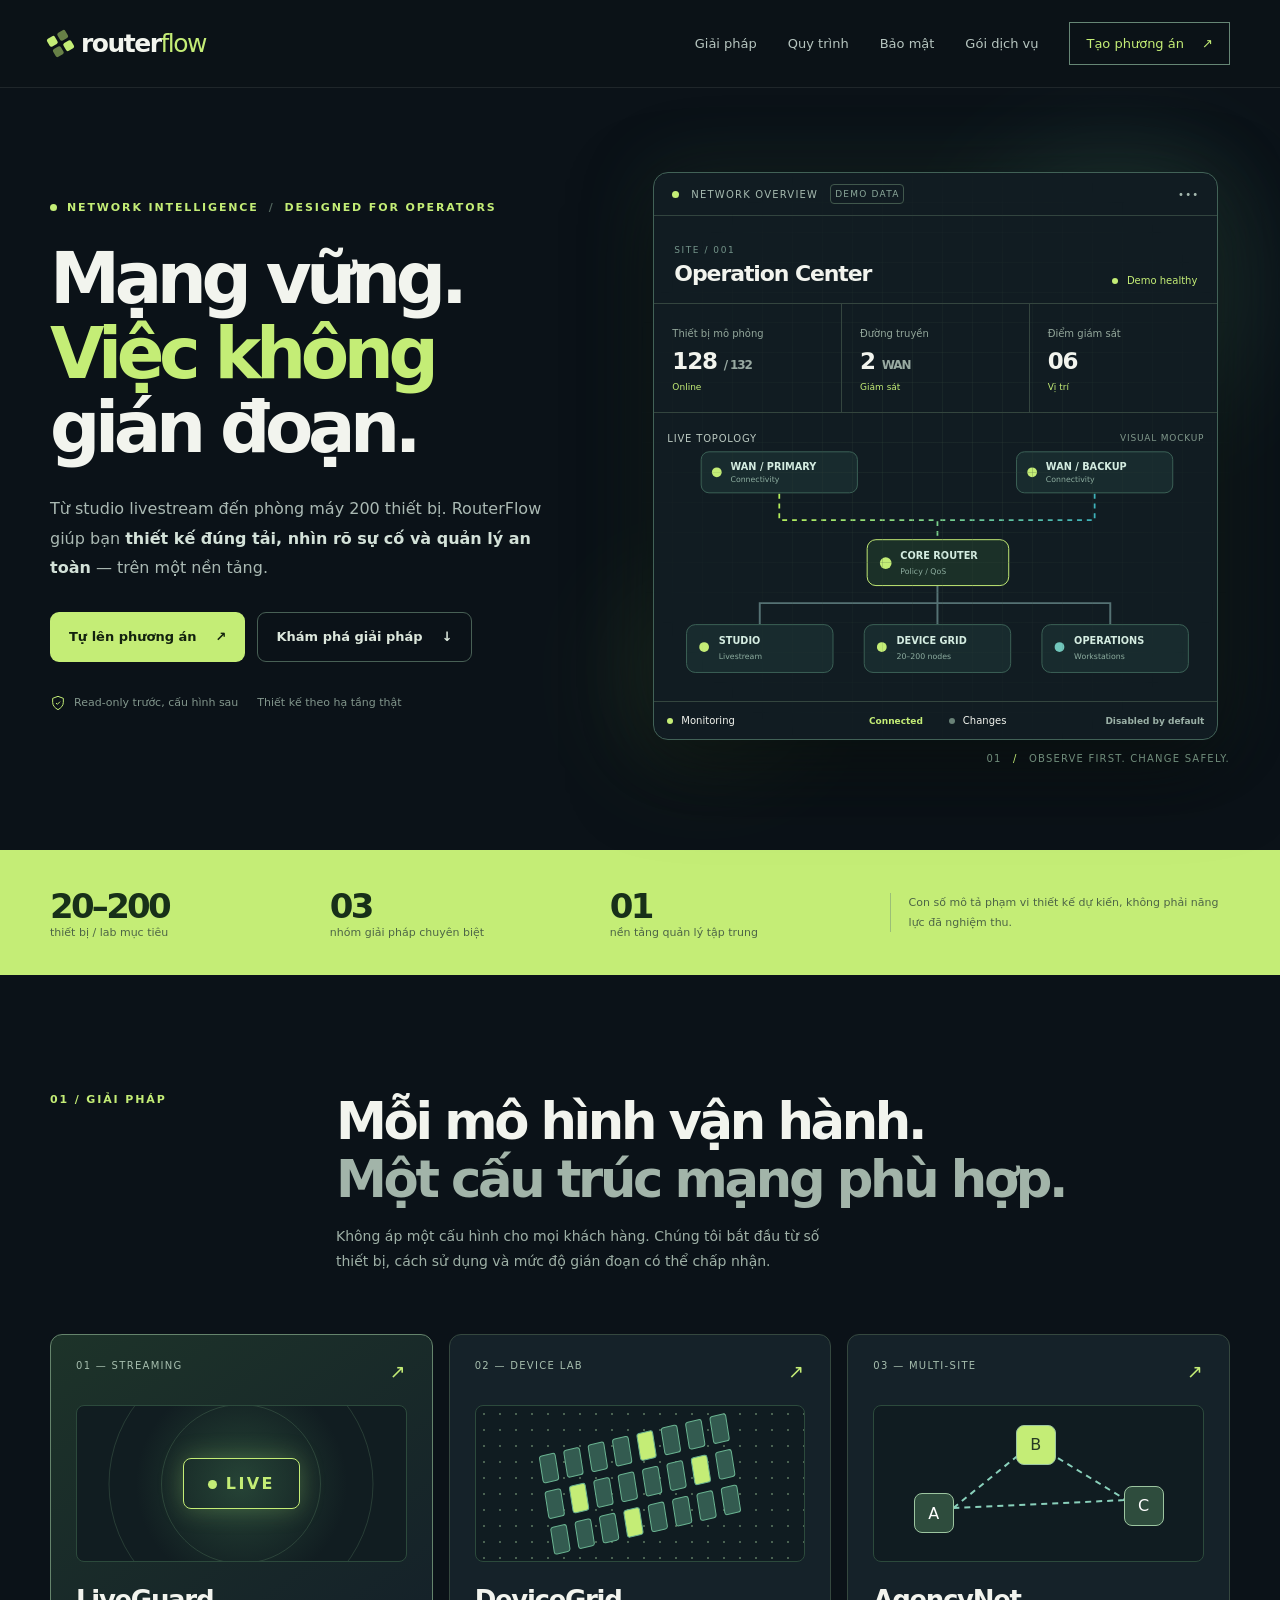
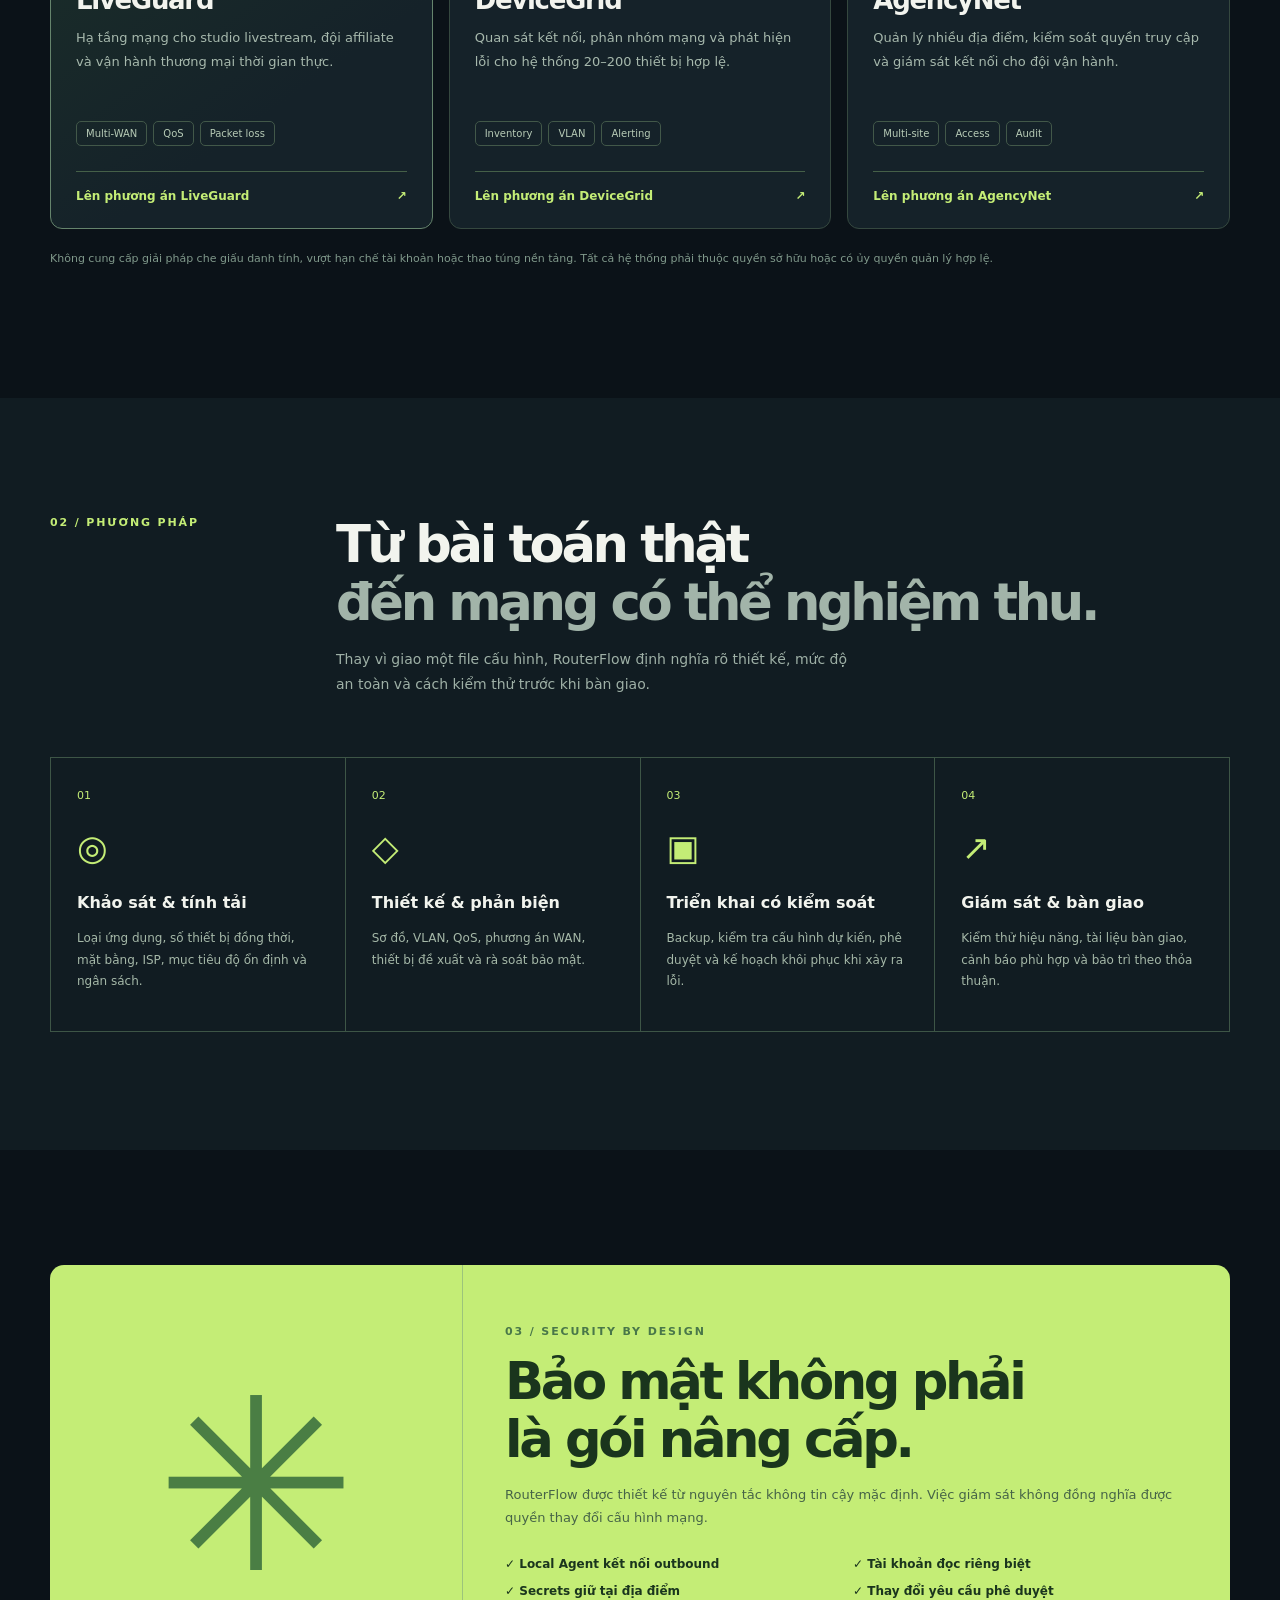
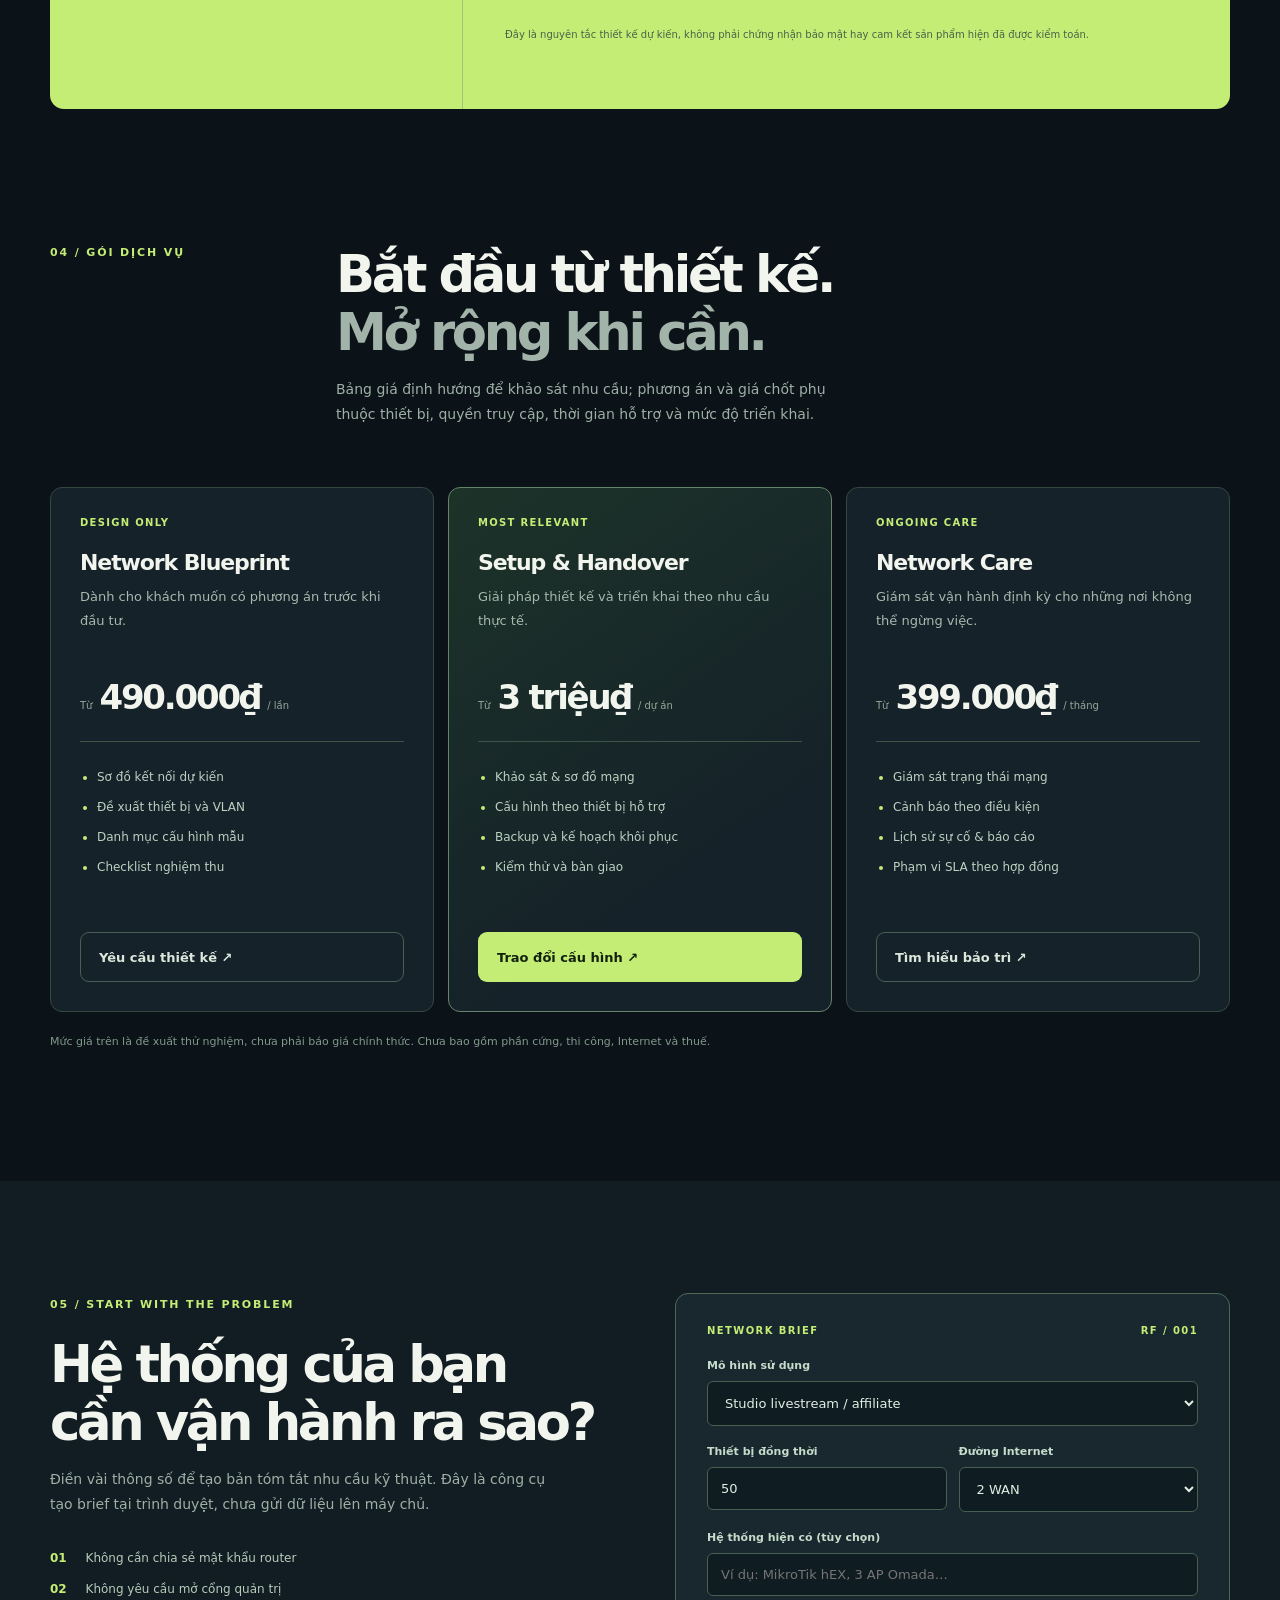
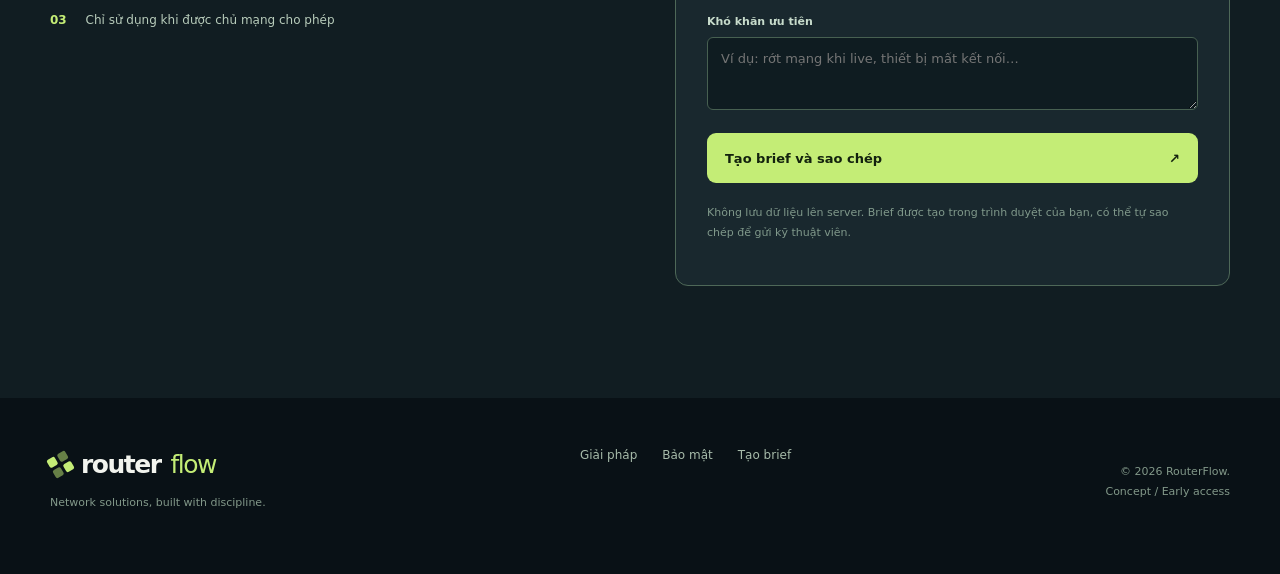
<file: index.html>
<!doctype html>
<html lang="vi">
<head>
  <meta charset="utf-8" />
  <meta name="viewport" content="width=device-width, initial-scale=1" />
  <meta name="theme-color" content="#0b1218" />
  <meta name="description" content="RouterFlow — Thiết kế, giám sát và vận hành mạng cho studio livestream, phòng 20–200 thiết bị và agency. An toàn mặc định, ưu tiên giám sát chỉ đọc." />
  <meta property="og:title" content="RouterFlow — Mạng vững cho công việc không ngừng" />
  <meta property="og:description" content="Giải pháp mạng cho livestream, device lab, doanh nghiệp. Thiết kế đúng tải, giám sát thông minh, bảo mật theo từng địa điểm." />
  <meta property="og:type" content="website" />
  <title>RouterFlow — Mạng vững cho công việc không ngừng</title>
  <link rel="stylesheet" href="./assets/styles.css" />
  <script defer src="./assets/app.js"></script>
</head>
<body>
  <a class="skip-link" href="#main">Chuyển tới nội dung</a>
  <header class="site-header" id="top">
    <div class="nav-container shell">
      <a class="brand" href="#top" aria-label="RouterFlow - Trang chủ"><span class="brand-symbol" aria-hidden="true"><i></i><i></i><i></i><i></i></span><span>router<span class="brand-light">flow</span></span></a>
      <button class="menu-toggle" id="menuToggle" type="button" aria-controls="primaryNav" aria-expanded="false" aria-label="Mở menu"><span></span><span></span></button>
      <nav id="primaryNav" class="primary-nav" aria-label="Điều hướng chính"><a href="#solutions">Giải pháp</a><a href="#process">Quy trình</a><a href="#security">Bảo mật</a><a href="#packages">Gói dịch vụ</a><a href="./blueprint.html" class="nav-cta">Tạo phương án <span aria-hidden="true">↗</span></a></nav>
    </div>
  </header>
  <main id="main">
    <section class="hero shell section-top">
      <div class="hero-copy">
        <div class="eyebrow"><span class="pulse-point"></span> NETWORK INTELLIGENCE <span class="eyebrow-sep">/</span> DESIGNED FOR OPERATORS</div>
        <h1>Mạng vững.<br><span>Việc không</span><br>gián đoạn<span class="period">.</span></h1>
        <p class="hero-lead">Từ studio livestream đến phòng máy 200 thiết bị. RouterFlow giúp bạn <strong>thiết kế đúng tải, nhìn rõ sự cố và quản lý an toàn</strong> — trên một nền tảng.</p>
        <div class="hero-actions"><a href="./blueprint.html" class="btn btn-primary">Tự lên phương án <span>↗</span></a><a href="#solutions" class="btn btn-ghost">Khám phá giải pháp <span>↓</span></a></div>
        <div class="hero-bottom"><span><svg viewBox="0 0 24 24" aria-hidden="true"><path d="m9 12 2 2 4-4"/><path d="M12 2 4 5v6c0 5 3.4 8.4 8 11 4.6-2.6 8-6 8-11V5z"/></svg> Read-only trước, cấu hình sau</span><span>Thiết kế theo hạ tầng thật</span></div>
      </div>
      <div class="hero-visual" aria-label="Minh họa bảng điều khiển mạng demo">
        <div class="visual-grid"></div>
        <div class="dash-card">
          <div class="dash-header"><span class="dash-led"></span><span>NETWORK OVERVIEW</span><span class="dash-tag">DEMO DATA</span><span class="dash-menu">•••</span></div>
          <div class="dash-title"><div><span class="subtle-mono">SITE / 001</span><h2>Operation Center</h2></div><span class="healthy"><span></span> Demo healthy</span></div>
          <div class="dash-stats"><div><small>Thiết bị mô phỏng</small><strong>128 <em>/ 132</em></strong><span>Online</span></div><div><small>Đường truyền</small><strong>2 <em>WAN</em></strong><span>Giám sát</span></div><div><small>Điểm giám sát</small><strong>06</strong><span>Vị trí</span></div></div>
          <div class="topology">
            <div class="topo-label">LIVE TOPOLOGY <span>VISUAL MOCKUP</span></div>
            <svg class="topology-svg" viewBox="0 0 550 250" role="img" aria-label="Sơ đồ mô phỏng hai Internet tới router, switch và ba nhóm thiết bị">
              <defs><linearGradient id="topoLine" x1="0" x2="1"><stop stop-color="#b5ef5c"/><stop offset="1" stop-color="#3db2ba"/></linearGradient></defs>
              <path d="M115 51 V78 H277 V98 M438 51 V78 H277" stroke="url(#topoLine)" stroke-width="1.8" fill="none" stroke-dasharray="5 5"/><path d="M277 145V163 H95V185 M277 163V185 M277 163H454V185" stroke="#557274" stroke-width="2" fill="none"/>
              <g class="topo-node"><rect x="35" y="8" width="160" height="42" rx="8"/><circle cx="51" cy="29" r="5" class="node-green"/><text x="65" y="27">WAN / PRIMARY</text><text x="65" y="39" class="topo-sm">Connectivity</text></g>
              <g class="topo-node"><rect x="358" y="8" width="160" height="42" rx="8"/><circle cx="374" cy="29" r="5" class="node-green"/><text x="388" y="27">WAN / BACKUP</text><text x="388" y="39" class="topo-sm">Connectivity</text></g>
              <g class="topo-node node-main"><rect x="205" y="98" width="145" height="47" rx="9"/><circle cx="224" cy="122" r="6" class="node-green"/><text x="239" y="118">CORE ROUTER</text><text x="239" y="133" class="topo-sm">Policy / QoS</text></g>
              <g class="topo-node"><rect x="20" y="185" width="150" height="49" rx="9"/><circle cx="38" cy="208" r="5" class="node-green"/><text x="53" y="205">STUDIO</text><text x="53" y="220" class="topo-sm">Livestream</text></g>
              <g class="topo-node"><rect x="202" y="185" width="150" height="49" rx="9"/><circle cx="220" cy="208" r="5" class="node-green"/><text x="235" y="205">DEVICE GRID</text><text x="235" y="220" class="topo-sm">20–200 nodes</text></g>
              <g class="topo-node"><rect x="384" y="185" width="150" height="49" rx="9"/><circle cx="402" cy="208" r="5" class="node-teal"/><text x="417" y="205">OPERATIONS</text><text x="417" y="220" class="topo-sm">Workstations</text></g>
            </svg>
          </div>
          <div class="dash-events"><div><i class="event-dot"></i><span>Monitoring</span><strong>Connected</strong></div><div><i class="event-dot muted"></i><span>Changes</span><strong class="muted-text">Disabled by default</strong></div></div>
        </div>
        <div class="visual-orb orb-one"></div><div class="visual-orb orb-two"></div>
        <div class="visual-foot">01 <span>/</span> OBSERVE FIRST. CHANGE SAFELY.</div>
      </div>
    </section>
    <section class="metrics-band"><div class="shell metrics-inner"><p><b>20–200</b><span>thiết bị / lab mục tiêu</span></p><p><b>03</b><span>nhóm giải pháp chuyên biệt</span></p><p><b>01</b><span>nền tảng quản lý tập trung</span></p><p class="metrics-note">Con số mô tả phạm vi thiết kế dự kiến, không phải năng lực đã nghiệm thu.</p></div></section>
    <section id="solutions" class="solutions section shell">
      <div class="section-intro"><span class="section-no">01 / GIẢI PHÁP</span><div><h2>Mỗi mô hình vận hành.<br><span>Một cấu trúc mạng phù hợp.</span></h2><p>Không áp một cấu hình cho mọi khách hàng. Chúng tôi bắt đầu từ số thiết bị, cách sử dụng và mức độ gián đoạn có thể chấp nhận.</p></div></div>
      <div class="solutions-grid">
        <article class="solution-card featured"><div class="card-head"><span>01 — STREAMING</span><span class="small-arrow">↗</span></div><div class="solution-art art-live"><span class="signal s1"></span><span class="signal s2"></span><span class="signal s3"></span><span class="art-center"><span class="live-pulse"></span>LIVE</span></div><h3>LiveGuard</h3><p>Hạ tầng mạng cho studio livestream, đội affiliate và vận hành thương mại thời gian thực.</p><div class="tags"><span>Multi-WAN</span><span>QoS</span><span>Packet loss</span></div><a href="#brief" data-preset="LiveGuard" class="card-link">Lên phương án LiveGuard <span>↗</span></a></article>
        <article class="solution-card"><div class="card-head"><span>02 — DEVICE LAB</span><span class="small-arrow">↗</span></div><div class="solution-art art-grid" aria-hidden="true"><div class="device-matrix"><i></i><i></i><i></i><i></i><i></i><i></i><i></i><i></i><i></i><i></i><i></i><i></i><i></i><i></i><i></i><i></i><i></i><i></i><i></i><i></i><i></i><i></i><i></i><i></i></div></div><h3>DeviceGrid</h3><p>Quan sát kết nối, phân nhóm mạng và phát hiện lỗi cho hệ thống 20–200 thiết bị hợp lệ.</p><div class="tags"><span>Inventory</span><span>VLAN</span><span>Alerting</span></div><a href="#brief" data-preset="DeviceGrid" class="card-link">Lên phương án DeviceGrid <span>↗</span></a></article>
        <article class="solution-card"><div class="card-head"><span>03 — MULTI-SITE</span><span class="small-arrow">↗</span></div><div class="solution-art art-agency" aria-hidden="true"><span class="office office-a">A</span><span class="office office-b">B</span><span class="office office-c">C</span><svg viewBox="0 0 300 120"><path d="M65 90 L145 25 L238 82 M65 90L238 82" stroke="#89d0bb" stroke-width="2" stroke-dasharray="6 5" fill="none"/></svg></div><h3>AgencyNet</h3><p>Quản lý nhiều địa điểm, kiểm soát quyền truy cập và giám sát kết nối cho đội vận hành.</p><div class="tags"><span>Multi-site</span><span>Access</span><span>Audit</span></div><a href="#brief" data-preset="AgencyNet" class="card-link">Lên phương án AgencyNet <span>↗</span></a></article>
      </div>
      <p class="section-disclaimer">Không cung cấp giải pháp che giấu danh tính, vượt hạn chế tài khoản hoặc thao túng nền tảng. Tất cả hệ thống phải thuộc quyền sở hữu hoặc có ủy quyền quản lý hợp lệ.</p>
    </section>
    <section id="process" class="process-section"><div class="shell"><div class="section-intro"><span class="section-no">02 / PHƯƠNG PHÁP</span><div><h2>Từ bài toán thật<br><span>đến mạng có thể nghiệm thu.</span></h2><p>Thay vì giao một file cấu hình, RouterFlow định nghĩa rõ thiết kế, mức độ an toàn và cách kiểm thử trước khi bàn giao.</p></div></div><div class="process-grid"><article><span class="step-index">01</span><div class="step-icon">◎</div><h3>Khảo sát & tính tải</h3><p>Loại ứng dụng, số thiết bị đồng thời, mặt bằng, ISP, mục tiêu độ ổn định và ngân sách.</p></article><article><span class="step-index">02</span><div class="step-icon">◇</div><h3>Thiết kế & phản biện</h3><p>Sơ đồ, VLAN, QoS, phương án WAN, thiết bị đề xuất và rà soát bảo mật.</p></article><article><span class="step-index">03</span><div class="step-icon">▣</div><h3>Triển khai có kiểm soát</h3><p>Backup, kiểm tra cấu hình dự kiến, phê duyệt và kế hoạch khôi phục khi xảy ra lỗi.</p></article><article><span class="step-index">04</span><div class="step-icon">↗</div><h3>Giám sát & bàn giao</h3><p>Kiểm thử hiệu năng, tài liệu bàn giao, cảnh báo phù hợp và bảo trì theo thỏa thuận.</p></article></div></div></section>
    <section id="security" class="security-section shell"><div class="security-panel"><div class="security-icon" aria-hidden="true">✳</div><div class="security-copy"><span class="section-no">03 / SECURITY BY DESIGN</span><h2>Bảo mật không phải<br>là gói nâng cấp.</h2><p>RouterFlow được thiết kế từ nguyên tắc không tin cậy mặc định. Việc giám sát không đồng nghĩa được quyền thay đổi cấu hình mạng.</p><div class="security-list"><span>✓ Local Agent kết nối outbound</span><span>✓ Tài khoản đọc riêng biệt</span><span>✓ Secrets giữ tại địa điểm</span><span>✓ Thay đổi yêu cầu phê duyệt</span></div><p class="security-footnote">Đây là nguyên tắc thiết kế dự kiến, không phải chứng nhận bảo mật hay cam kết sản phẩm hiện đã được kiểm toán.</p></div></div></section>
    <section id="packages" class="packages shell section"><div class="section-intro"><span class="section-no">04 / GÓI DỊCH VỤ</span><div><h2>Bắt đầu từ thiết kế.<br><span>Mở rộng khi cần.</span></h2><p>Bảng giá định hướng để khảo sát nhu cầu; phương án và giá chốt phụ thuộc thiết bị, quyền truy cập, thời gian hỗ trợ và mức độ triển khai.</p></div></div><div class="price-grid"><article class="price-card"><div class="price-top">DESIGN ONLY</div><h3>Network Blueprint</h3><p>Dành cho khách muốn có phương án trước khi đầu tư.</p><div class="price"><span>Từ</span><strong>490.000₫</strong><small>/ lần</small></div><ul><li>Sơ đồ kết nối dự kiến</li><li>Đề xuất thiết bị và VLAN</li><li>Danh mục cấu hình mẫu</li><li>Checklist nghiệm thu</li></ul><a href="#brief" class="btn btn-outline" data-preset="Network Blueprint">Yêu cầu thiết kế ↗</a></article><article class="price-card price-highlight"><div class="price-top">MOST RELEVANT</div><h3>Setup & Handover</h3><p>Giải pháp thiết kế và triển khai theo nhu cầu thực tế.</p><div class="price"><span>Từ</span><strong>3 triệu₫</strong><small>/ dự án</small></div><ul><li>Khảo sát & sơ đồ mạng</li><li>Cấu hình theo thiết bị hỗ trợ</li><li>Backup và kế hoạch khôi phục</li><li>Kiểm thử và bàn giao</li></ul><a href="#brief" class="btn btn-primary" data-preset="Setup & Handover">Trao đổi cấu hình ↗</a></article><article class="price-card"><div class="price-top">ONGOING CARE</div><h3>Network Care</h3><p>Giám sát vận hành định kỳ cho những nơi không thể ngừng việc.</p><div class="price"><span>Từ</span><strong>399.000₫</strong><small>/ tháng</small></div><ul><li>Giám sát trạng thái mạng</li><li>Cảnh báo theo điều kiện</li><li>Lịch sử sự cố & báo cáo</li><li>Phạm vi SLA theo hợp đồng</li></ul><a href="#brief" class="btn btn-outline" data-preset="Network Care">Tìm hiểu bảo trì ↗</a></article></div><p class="section-disclaimer">Mức giá trên là đề xuất thử nghiệm, chưa phải báo giá chính thức. Chưa bao gồm phần cứng, thi công, Internet và thuế.</p></section>
    <section id="brief" class="brief-section"><div class="shell brief-layout"><div><span class="section-no">05 / START WITH THE PROBLEM</span><h2>Hệ thống của bạn<br>cần vận hành ra sao?</h2><p>Điền vài thông số để tạo bản tóm tắt nhu cầu kỹ thuật. Đây là công cụ tạo brief tại trình duyệt, chưa gửi dữ liệu lên máy chủ.</p><div class="brief-points"><span><b>01</b> Không cần chia sẻ mật khẩu router</span><span><b>02</b> Không yêu cầu mở cổng quản trị</span><span><b>03</b> Chỉ sử dụng khi được chủ mạng cho phép</span></div></div><form id="briefForm" class="brief-form"><div class="form-head"><span>NETWORK BRIEF</span><span>RF / 001</span></div><label for="purpose">Mô hình sử dụng</label><select id="purpose" name="purpose"><option value="LiveGuard">Studio livestream / affiliate</option><option value="DeviceGrid">Phòng nhiều thiết bị</option><option value="AgencyNet">Agency / nhiều địa điểm</option><option value="Cafe Network">Quán cà phê / Wi-Fi khách</option><option value="Business Network">Văn phòng / doanh nghiệp</option><option value="Khác">Khác</option></select><div class="form-row"><div><label for="devices">Thiết bị đồng thời</label><input id="devices" name="devices" inputmode="numeric" type="number" min="1" max="10000" value="50" required /></div><div><label for="wans">Đường Internet</label><select id="wans" name="wans"><option value="1">1 WAN</option><option value="2" selected>2 WAN</option><option value="3+">3+ WAN</option><option value="Chưa rõ">Chưa rõ</option></select></div></div><label for="equipment">Hệ thống hiện có (tùy chọn)</label><input id="equipment" name="equipment" maxlength="180" placeholder="Ví dụ: MikroTik hEX, 3 AP Omada…"/><label for="issues">Khó khăn ưu tiên</label><textarea id="issues" name="issues" maxlength="800" rows="3" placeholder="Ví dụ: rớt mạng khi live, thiết bị mất kết nối…" required></textarea><button class="btn btn-primary form-submit" type="submit">Tạo brief và sao chép <span>↗</span></button><div id="briefResult" class="brief-result" aria-live="polite" hidden></div><p class="privacy-note">Không lưu dữ liệu lên server. Brief được tạo trong trình duyệt của bạn, có thể tự sao chép để gửi kỹ thuật viên.</p></form></div></section>
  </main>
  <footer class="site-footer"><div class="shell footer-content"><div><a href="#top" class="brand"><span class="brand-symbol" aria-hidden="true"><i></i><i></i><i></i><i></i></span>router<span class="brand-light">flow</span></a><p>Network solutions, built with discipline.</p></div><div class="footer-links"><a href="#solutions">Giải pháp</a><a href="#security">Bảo mật</a><a href="#brief">Tạo brief</a></div><div class="footer-end">© <span id="year">2026</span> RouterFlow.<br>Concept / Early access</div></div></footer>
</body>
</html>
</file>
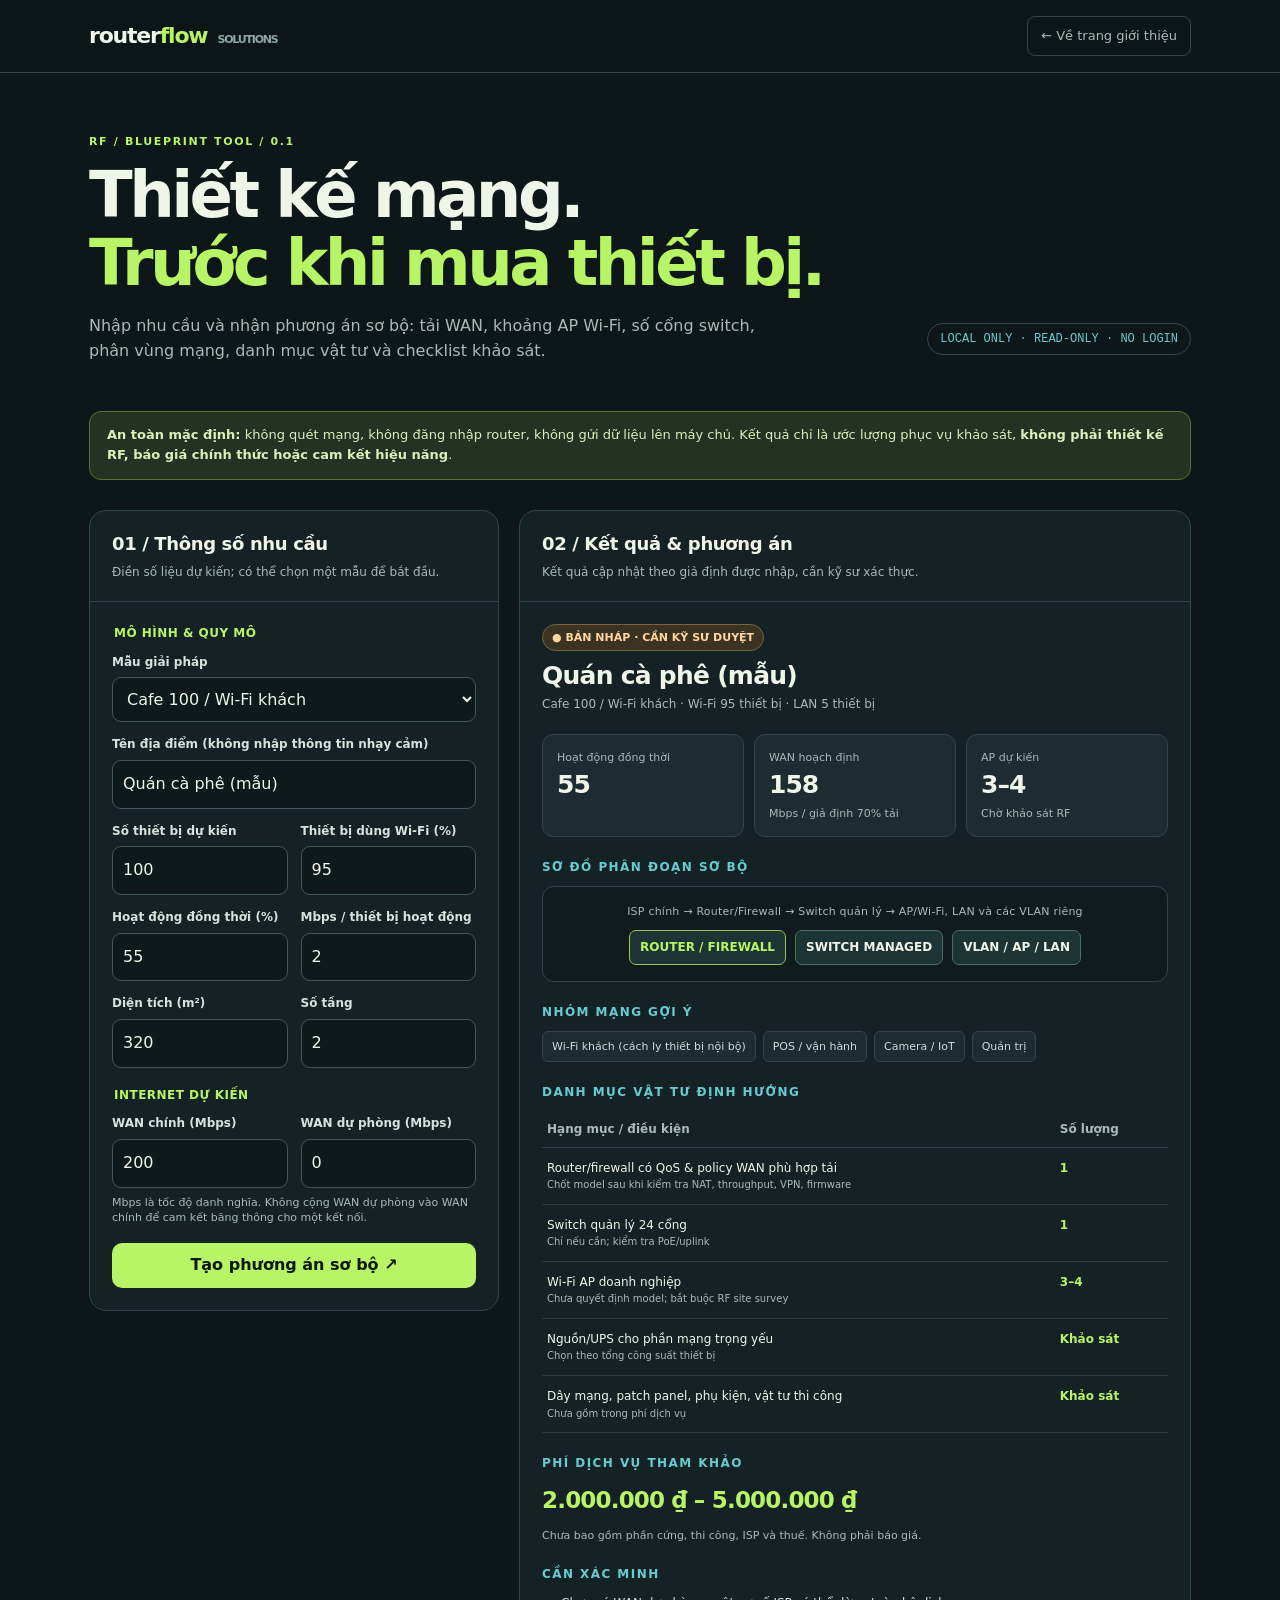
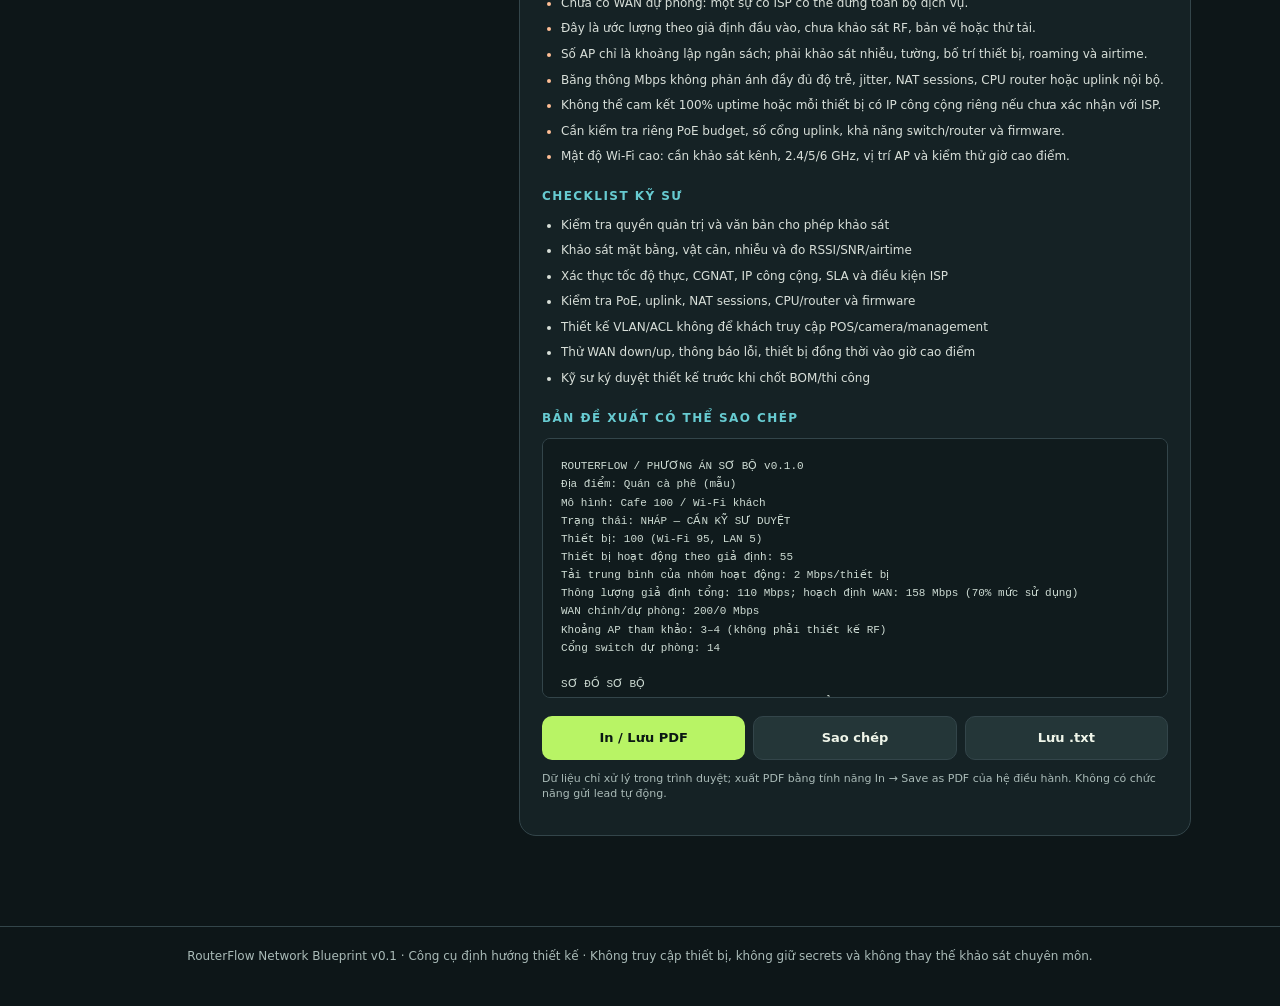
<file: blueprint.html>
<!doctype html>
<html lang="vi">
<head>
<meta charset="utf-8">
<meta name="viewport" content="width=device-width,initial-scale=1">
<meta name="theme-color" content="#0d1618">
<meta name="description" content="RouterFlow Network Blueprint: mô phỏng phương án WAN, LAN, Wi-Fi và danh mục vật tư theo dữ liệu bạn cung cấp. Công cụ chỉ tính toán cục bộ, không truy cập router.">
<title>Network Blueprint — RouterFlow</title>
<style>
:root{color-scheme:dark;--bg:#0d1618;--paper:#152225;--card:#1c2c30;--line:#33454a;--fg:#eff5e9;--muted:#a9bab7;--accent:#b8f465;--cyan:#67cbd1;--danger:#ffbf96;font-family:Inter,system-ui,-apple-system,"Segoe UI",sans-serif}
*{box-sizing:border-box}html{scroll-behavior:smooth}body{margin:0;background:var(--bg);color:var(--fg);line-height:1.55}
a{color:inherit}a:hover{color:var(--accent)}.wrap{max-width:1150px;margin:auto;padding:0 24px}
header{position:sticky;top:0;background:#0d1618ed;backdrop-filter:blur(14px);border-bottom:1px solid var(--line);z-index:10}
.nav{height:72px;display:flex;align-items:center;justify-content:space-between;gap:16px}.brand{text-decoration:none;font-size:22px;font-weight:850;letter-spacing:-1.2px}.brand b{color:var(--accent)}.nav a.back{font-size:13px;color:var(--muted);text-decoration:none;border:1px solid var(--line);padding:9px 13px;border-radius:8px}
.hero{padding:60px 0 26px;display:flex;justify-content:space-between;align-items:end;gap:24px}.eyebrow{color:var(--accent);letter-spacing:.15em;font-size:11px;font-weight:800;text-transform:uppercase}.hero h1{font-size:clamp(38px,5vw,64px);line-height:1.06;letter-spacing:-.055em;margin:12px 0 16px;max-width:750px}.hero h1 span{color:var(--accent)}.hero p{color:var(--muted);max-width:680px;font-size:16px;margin:0}.hero-tag{font:12px ui-monospace,monospace;color:var(--cyan);border:1px solid var(--line);border-radius:99px;padding:8px 12px;white-space:nowrap;margin-bottom:8px}
.notice{margin:22px 0 30px;border:1px solid #56713b;padding:13px 17px;border-radius:12px;color:#d9f0bb;background:#243123;font-size:13px}
.layout{display:grid;grid-template-columns:410px minmax(0,1fr);gap:20px;align-items:start;padding-bottom:90px}
.panel{background:var(--paper);border:1px solid var(--line);border-radius:17px;overflow:hidden}.panel-head{padding:19px 22px;border-bottom:1px solid var(--line)}.panel-head h2{margin:0;font-size:18px;letter-spacing:-.02em}.panel-head p{margin:6px 0 0;color:var(--muted);font-size:12px}.panel-body{padding:22px}
fieldset{border:0;padding:0;margin:0 0 18px}legend{font-weight:800;margin-bottom:10px;font-size:12px;color:var(--accent);letter-spacing:.04em;text-transform:uppercase}.fields{display:grid;grid-template-columns:1fr 1fr;gap:13px}.field{display:flex;flex-direction:column;gap:6px;min-width:0}.field.full{grid-column:1/-1}
label{font-size:12px;color:#d7e2dd;font-weight:650}input,select{width:100%;border:1px solid #42575a;background:#0d191b;color:var(--fg);font:inherit;padding:11px 10px;border-radius:9px;min-height:44px;outline:0}input:focus,select:focus{border-color:var(--accent);box-shadow:0 0 0 3px #b8f46522}
.hint{font-size:11px;color:var(--muted);line-height:1.35}.btn{border:0;border-radius:10px;min-height:44px;font:inherit;font-weight:800;cursor:pointer;padding:10px 15px}.btn-primary{background:var(--accent);color:#0b1813;width:100%}.btn-primary:hover{background:#d1ff91}.btn-secondary{background:#243638;color:var(--fg);border:1px solid var(--line)}.btn:focus-visible{outline:3px solid var(--cyan);outline-offset:3px}.actions{display:flex;flex-wrap:wrap;gap:8px;margin-top:18px}.actions .btn{flex:1 1 120px;font-size:13px}.error{display:none;background:#492a28;border:1px solid #a3684f;color:#fff0d8;border-radius:8px;padding:12px;margin:0 0 15px;font-size:13px}
.output{min-height:580px}.empty{padding:55px 32px;text-align:center;color:var(--muted)}.empty .glyph{font-size:40px;display:block;margin-bottom:16px}.empty strong{display:block;color:var(--fg);font-size:18px;margin-bottom:8px}
.output-view{display:none}.output-view.show{display:block}.kpis{display:grid;grid-template-columns:repeat(3,1fr);gap:10px;margin-bottom:20px}.kpi{border:1px solid var(--line);background:var(--card);border-radius:11px;padding:14px}.kpi strong{display:block;font-size:25px;font-weight:850;letter-spacing:-.04em}.kpi small{display:block;color:var(--muted);font-size:11px}
.draft{display:inline-flex;gap:6px;align-items:center;border:1px solid #786443;border-radius:99px;background:#3b3322;color:#ffd6a0;font-size:11px;padding:4px 9px;font-weight:750}
.result-title{font-size:25px;line-height:1.2;letter-spacing:-.03em;margin:10px 0 4px}.result-sub{color:var(--muted);font-size:12px;margin:0 0 20px}.section-title{margin:21px 0 10px;font-size:12px;letter-spacing:.12em;color:var(--cyan);font-weight:800}
.topology{border:1px solid var(--line);background:#101b1d;border-radius:12px;padding:16px;margin-bottom:6px;text-align:center}.topo-line{font-size:11px;letter-spacing:.02em;color:var(--muted)}.topo-core{display:flex;gap:9px;justify-content:center;flex-wrap:wrap;margin-top:10px}.topo-node{padding:7px 10px;border:1px solid #4a706a;border-radius:7px;background:#1c3433;font-size:12px;font-weight:750}.topo-node.accent{border-color:#9bc35e;color:var(--accent)}
.tags{display:flex;flex-wrap:wrap;gap:7px}.tag{padding:6px 9px;border-radius:6px;border:1px solid var(--line);font-size:11px;color:#cfddd8;background:var(--card)}
table{width:100%;border-collapse:collapse;font-size:12px}th{color:var(--muted);text-align:left;font-weight:600;padding:8px 5px;border-bottom:1px solid var(--line)}td{padding:11px 5px;border-bottom:1px solid #2c3d40;vertical-align:top}td:nth-child(2){white-space:nowrap;font-weight:850;color:var(--accent)}td small{color:var(--muted);display:block}.money{font-size:23px;color:var(--accent);font-weight:850;letter-spacing:-.035em}.bullets{margin:0;padding-left:19px;color:#d8dfd9;font-size:12px}.bullets li{margin-bottom:7px}.bullets.warning li::marker{color:var(--danger)}
.report{white-space:pre-wrap;overflow-wrap:anywhere;background:#101b1d;padding:18px;border-radius:8px;border:1px solid var(--line);color:#cddbd3;font-size:11px;line-height:1.65;max-height:260px;overflow:auto}
footer{padding:20px 0 40px;text-align:center;font-size:12px;color:var(--muted);border-top:1px solid var(--line)}
@media(max-width:850px){.layout{grid-template-columns:1fr}.hero{padding-top:42px}.hero-tag{display:none}.empty{padding:28px}}
@media(max-width:460px){.wrap{padding:0 14px}.nav{height:62px}.hero h1{font-size:39px}.panel-body{padding:16px}.fields{gap:11px}.kpi{padding:10px}.kpi strong{font-size:21px}.kpi small{font-size:10px}.actions .btn{flex:1 1 100%}}
@media print{*{color:#111!important;background:#fff!important;box-shadow:none!important}header,.hero,.notice,.input-panel,.actions,footer,.empty{display:none!important}.wrap{max-width:none;padding:0}.layout{display:block}.panel{border:0}.panel-head{display:none}.output-view{display:block!important}.report{max-height:none;overflow:visible;border:0;padding:0;font-size:10px;white-space:pre-wrap}.output-view>*:not(.report){display:none!important}body{font-family:Arial,sans-serif}@page{size:A4;margin:17mm}}
</style>
<script defer src="./assets/blueprint-engine.js"></script>
</head>
<body>
<header><div class="wrap nav"><a class="brand" href="./index.html">router<b>flow</b><span style="color:#8caaa4;font-size:11px;font-weight:600;margin-left:10px">SOLUTIONS</span></a><a href="./index.html" class="back">← Về trang giới thiệu</a></div></header>
<main class="wrap">
<section class="hero"><div><div class="eyebrow">RF / Blueprint Tool / 0.1</div><h1>Thiết kế mạng.<br><span>Trước khi mua thiết bị.</span></h1><p>Nhập nhu cầu và nhận phương án sơ bộ: tải WAN, khoảng AP Wi-Fi, số cổng switch, phân vùng mạng, danh mục vật tư và checklist khảo sát.</p></div><div class="hero-tag">LOCAL ONLY · READ-ONLY · NO LOGIN</div></section>
<div class="notice" role="note"><strong>An toàn mặc định:</strong> không quét mạng, không đăng nhập router, không gửi dữ liệu lên máy chủ. Kết quả chỉ là ước lượng phục vụ khảo sát, <strong>không phải thiết kế RF, báo giá chính thức hoặc cam kết hiệu năng</strong>.</div>
<div class="layout">
<section class="panel input-panel" aria-labelledby="inputTitle">
 <div class="panel-head"><h2 id="inputTitle">01 / Thông số nhu cầu</h2><p>Điền số liệu dự kiến; có thể chọn một mẫu để bắt đầu.</p></div>
 <div class="panel-body">
 <form id="blueprintForm" novalidate>
  <fieldset><legend>Mô hình & quy mô</legend><div class="fields">
    <div class="field full"><label for="scenario">Mẫu giải pháp</label><select id="scenario" name="scenario"><option value="cafe">Cafe 100 / Wi-Fi khách</option><option value="live">LiveGuard / Studio livestream</option><option value="device">DeviceGrid / Lab nhiều thiết bị</option><option value="agency">AgencyNet / Văn phòng</option></select></div>
    <div class="field full"><label for="site">Tên địa điểm (không nhập thông tin nhạy cảm)</label><input id="site" name="site" maxlength="80" value="Quán cà phê (mẫu)" autocomplete="off"></div>
    <div class="field"><label for="devices">Số thiết bị dự kiến</label><input id="devices" name="devices" type="number" min="1" max="2000" step="1" value="100"></div>
    <div class="field"><label for="wifiPercent">Thiết bị dùng Wi-Fi (%)</label><input id="wifiPercent" name="wifiPercent" type="number" min="0" max="100" step="1" value="95"></div>
    <div class="field"><label for="activePercent">Hoạt động đồng thời (%)</label><input id="activePercent" name="activePercent" type="number" min="10" max="100" step="1" value="55"></div>
    <div class="field"><label for="mbpsPerActive">Mbps / thiết bị hoạt động</label><input id="mbpsPerActive" name="mbpsPerActive" type="number" min=".2" max="50" step=".1" value="2"></div>
    <div class="field"><label for="areaM2">Diện tích (m²)</label><input id="areaM2" name="areaM2" type="number" min="20" max="30000" step="1" value="320"></div>
    <div class="field"><label for="floors">Số tầng</label><input id="floors" name="floors" type="number" min="1" max="30" step="1" value="2"></div>
   </div></fieldset>
  <fieldset><legend>Internet dự kiến</legend><div class="fields">
    <div class="field"><label for="wanMain">WAN chính (Mbps)</label><input id="wanMain" name="wanMain" type="number" min="1" max="100000" step="1" value="200"></div>
    <div class="field"><label for="wanBackup">WAN dự phòng (Mbps)</label><input id="wanBackup" name="wanBackup" type="number" min="0" max="100000" step="1" value="0"></div>
   </div><div class="hint" style="margin-top:8px">Mbps là tốc độ danh nghĩa. Không cộng WAN dự phòng vào WAN chính để cam kết băng thông cho một kết nối.</div></fieldset>
  <div class="error" id="errors" role="alert" aria-live="assertive"></div>
  <button type="submit" class="btn btn-primary">Tạo phương án sơ bộ ↗</button>
 </form></div>
</section>
<section class="panel output" aria-labelledby="outputTitle"><div class="panel-head"><h2 id="outputTitle">02 / Kết quả & phương án</h2><p>Kết quả cập nhật theo giả định được nhập, cần kỹ sư xác thực.</p></div><div class="panel-body">
<div class="empty" id="empty"><span class="glyph">⌁</span><strong>Chưa có phương án</strong>Chọn mẫu giải pháp, điều chỉnh quy mô và nhấn “Tạo phương án sơ bộ”.</div>
<div class="output-view" id="output" aria-live="polite">
 <span class="draft">● BẢN NHÁP · CẦN KỸ SƯ DUYỆT</span><h2 class="result-title" id="resultTitle"></h2><p class="result-sub" id="resultSub"></p>
 <div class="kpis"><div class="kpi"><small>Hoạt động đồng thời</small><strong id="metricActive">—</strong></div><div class="kpi"><small>WAN hoạch định</small><strong id="metricWan">—</strong><small>Mbps / giả định 70% tải</small></div><div class="kpi"><small>AP dự kiến</small><strong id="metricAp">—</strong><small>Chờ khảo sát RF</small></div></div>
 <div class="section-title">SƠ ĐỒ PHÂN ĐOẠN SƠ BỘ</div><div class="topology"><div class="topo-line" id="topologyLabel"></div><div class="topo-core"><span class="topo-node accent">ROUTER / FIREWALL</span><span class="topo-node">SWITCH MANAGED</span><span class="topo-node">VLAN / AP / LAN</span></div></div><div class="section-title">NHÓM MẠNG GỢI Ý</div><div class="tags" id="segments"></div>
 <div class="section-title">DANH MỤC VẬT TƯ ĐỊNH HƯỚNG</div><table><thead><tr><th>Hạng mục / điều kiện</th><th>Số lượng</th></tr></thead><tbody id="bom"></tbody></table>
 <div class="section-title">PHÍ DỊCH VỤ THAM KHẢO</div><div class="money" id="fees"></div><p class="hint">Chưa bao gồm phần cứng, thi công, ISP và thuế. Không phải báo giá.</p>
 <div class="section-title">CẦN XÁC MINH</div><ul class="bullets warning" id="warnings"></ul>
 <div class="section-title">CHECKLIST KỸ SƯ</div><ul class="bullets" id="checkpoints"></ul>
 <div class="section-title">BẢN ĐỀ XUẤT CÓ THỂ SAO CHÉP</div><pre class="report" id="report" tabindex="0"></pre>
 <div class="actions"><button type="button" id="print" class="btn btn-primary">In / Lưu PDF</button><button type="button" id="copy" class="btn btn-secondary">Sao chép</button><button type="button" id="download" class="btn btn-secondary">Lưu .txt</button></div>
 <p class="hint" style="margin-top:12px">Dữ liệu chỉ xử lý trong trình duyệt; xuất PDF bằng tính năng In → Save as PDF của hệ điều hành. Không có chức năng gửi lead tự động.</p>
</div>
</div></section>
</div></main>
<footer><div class="wrap">RouterFlow Network Blueprint v0.1 · Công cụ định hướng thiết kế · Không truy cập thiết bị, không giữ secrets và không thay thế khảo sát chuyên môn.</div></footer>
<script>
window.addEventListener('DOMContentLoaded',()=>{
 const api=window.RouterFlowBlueprint;
 if(!api){document.getElementById('errors').textContent='Không tải được bộ tính toán. Vui lòng thử tải lại trang.';document.getElementById('errors').style.display='block';return;}
 const form=document.getElementById('blueprintForm');
 const el=id=>document.getElementById(id);
 let latest=null;
 function preset(name){const p=api.PRESETS[name];if(!p)return;for(const [key,val]of Object.entries(p)){const control=form.elements.namedItem(key);if(control)control.value=String(val)}}
 el('scenario').addEventListener('change',e=>preset(e.target.value));
 function list(container,items){container.replaceChildren();for(const value of items){const li=document.createElement('li');li.textContent=value;container.append(li)}}
 form.addEventListener('submit',e=>{
   e.preventDefault();
   const raw=Object.fromEntries(new FormData(form).entries());
   const result=api.design(raw);
   if(!result.ok){latest=null;el('errors').style.display='block';el('errors').textContent=result.errors.join(' ');el('output').classList.remove('show');el('empty').style.display='block';return;}
   latest=result;el('errors').style.display='none';el('empty').style.display='none';el('output').classList.add('show');
   const s=result.summary;
   el('resultTitle').textContent=result.site;
   el('resultSub').textContent=result.name+' · Wi-Fi '+s.wifiDevices+' thiết bị · LAN '+s.wiredDevices+' thiết bị';
   el('metricActive').textContent=String(s.activeDevices);
   el('metricWan').textContent=String(s.wanPlanningMbps);
   el('metricAp').textContent=s.apRange.join('–');
   el('topologyLabel').textContent=result.topology;
   const segments=el('segments');segments.replaceChildren();
   for(const name of result.segments){const span=document.createElement('span');span.className='tag';span.textContent=name;segments.append(span);}
   const tbody=el('bom');tbody.replaceChildren();
   for(const item of result.bom){const row=document.createElement('tr');const a=document.createElement('td');a.textContent=item.name;const small=document.createElement('small');small.textContent=item.note;a.append(small);const b=document.createElement('td');b.textContent=item.qty;row.append(a,b);tbody.append(row);}
   el('fees').textContent=api.money(result.service.low)+' – '+api.money(result.service.high);
   list(el('warnings'),result.warnings);list(el('checkpoints'),result.checkpoints);
   el('report').textContent=api.asText(result);
 });
 el('print').addEventListener('click',()=>{if(latest)window.print()});
 el('copy').addEventListener('click',async()=>{if(!latest)return;try{await navigator.clipboard.writeText(api.asText(latest));el('copy').textContent='✓ Đã sao chép';}catch{el('report').focus();el('copy').textContent='Chọn nội dung để sao chép';}});
 el('download').addEventListener('click',()=>{if(!latest)return;const blob=new Blob([api.asText(latest)],{type:'text/plain;charset=utf-8'});const url=URL.createObjectURL(blob);const a=document.createElement('a');a.href=url;a.download='routerflow-blueprint.txt';a.click();setTimeout(()=>URL.revokeObjectURL(url),1000);});
 form.requestSubmit(); // Show a clearly marked draft sample on first visit.
});
</script>
</body></html>
</file>
<file: assets/styles.css>
:root{--bg:#0b1218;--bg2:#111c22;--card:#17242a;--text:#f2f4ee;--muted:#9eadae;--lime:#c4ed76;--teal:#71c6bb;--edge:#31433d}*{box-sizing:border-box}html{scroll-behavior:smooth;scroll-padding-top:88px}body{margin:0;background:var(--bg);color:var(--text);font-family:Inter,system-ui,-apple-system,Segoe UI,sans-serif;overflow-x:clip}a{color:inherit;text-decoration:none}button,input,select,textarea{font:inherit}button{cursor:pointer}button:focus-visible,a:focus-visible,input:focus-visible,select:focus-visible,textarea:focus-visible{outline:2px solid var(--lime);outline-offset:3px}h1,h2,h3,p{margin-top:0}.shell{width:min(calc(100% - 64px),1180px);margin:0 auto}.skip-link{position:absolute;left:16px;top:-80px;background:var(--lime);color:#132010;padding:12px;z-index:100}.skip-link:focus{top:12px}.site-header{border-bottom:1px solid #ffffff15;height:88px;background:#0b1218f2;position:relative;z-index:10}.nav-container{height:100%;display:flex;align-items:center;justify-content:space-between}.brand{display:inline-flex;align-items:center;gap:10px;font-size:25px;font-weight:800;letter-spacing:-.06em}.brand-light{color:var(--lime);font-weight:400}.brand-symbol{display:grid;grid-template-columns:repeat(2,9px);grid-template-rows:repeat(2,9px);gap:3px;transform:rotate(-30deg)}.brand-symbol i{background:var(--lime);border-radius:2px}.brand-symbol i:nth-child(2),.brand-symbol i:nth-child(3){opacity:.5}.primary-nav{display:flex;gap:31px;align-items:center;font-size:13px;color:#b6c5bf}.primary-nav a:hover{color:var(--lime)}.nav-cta{padding:13px 16px;border:1px solid #668675;color:var(--lime)}.nav-cta span{margin-left:14px}.menu-toggle{display:none}.hero{display:grid;grid-template-columns:1fr 1.07fr;align-items:center;gap:42px;min-height:720px}.section-top{padding:84px 0 110px}.eyebrow,.section-no{font-size:11px;letter-spacing:.17em;font-weight:780;color:var(--lime)}.eyebrow{display:flex;align-items:center;gap:10px}.pulse-point{display:inline-block;width:7px;height:7px;border-radius:50%;background:var(--lime)}.eyebrow-sep{color:#53665e}.hero h1{font-size:clamp(57px,5.5vw,78px);line-height:1.06;letter-spacing:-.076em;font-weight:690;margin:28px 0}.hero h1 span{color:var(--lime)}.hero h1 .period{color:var(--text)}.hero-lead{color:#aab9b3;font-size:16px;line-height:1.85;max-width:495px}.hero-lead strong{color:#d3e1d8;font-weight:650}.hero-actions{display:flex;gap:12px;flex-wrap:wrap;margin-top:29px}.btn{display:inline-flex;align-items:center;justify-content:space-between;gap:19px;border:1px solid transparent;border-radius:9px;padding:15px 18px;font-size:13px;font-weight:750;min-height:50px;transition:transform .2s ease}.btn:hover{transform:translateY(-2px)}.btn-primary{background:var(--lime);color:#13220e}.btn-ghost,.btn-outline{border-color:#486055;color:#dce7dc;background:transparent}.hero-bottom{display:flex;gap:19px;color:#82968c;font-size:11px;margin-top:33px}.hero-bottom span{display:flex;align-items:center;gap:8px}.hero-bottom svg{width:16px;height:16px;stroke:var(--lime);fill:none;stroke-width:1.5}.hero-visual{min-height:475px;display:flex;align-items:center;justify-content:center;position:relative;isolation:isolate}.visual-grid{position:absolute;inset:0;background-image:linear-gradient(#33483b42 1px,transparent 1px),linear-gradient(90deg,#33483b42 1px,transparent 1px);background-size:30px 30px;mask-image:radial-gradient(ellipse,black 10%,transparent 78%)}.visual-orb{position:absolute;z-index:-1;border-radius:50%;filter:blur(65px);opacity:.2}.orb-one{background:#73ceb4;width:230px;height:230px;right:0;top:0}.orb-two{background:#9ed063;width:130px;height:130px;left:0;bottom:0}.dash-card{width:100%;max-width:565px;background:#111c22;border:1px solid #426257;border-radius:15px;box-shadow:0 30px 80px #0008,0 0 80px #477e5433;overflow:hidden}.dash-header{display:flex;align-items:center;gap:12px;height:43px;border-bottom:1px solid #32443f;padding:0 18px;color:#a5b9af;font-size:10px;letter-spacing:.12em}.dash-led{background:var(--lime);width:7px;height:7px;border-radius:50%}.dash-tag{font-size:9px;border:1px solid #41584d;color:#8ca99b;border-radius:4px;padding:4px}.dash-menu{margin-left:auto}.dash-title{display:flex;justify-content:space-between;align-items:end;padding:22px 20px 17px}.subtle-mono{font-size:9px;letter-spacing:.17em;color:#75958b}.dash-title h2{font-size:22px;letter-spacing:-.05em;margin:4px 0 0}.healthy{color:var(--lime);font-size:10px}.healthy span{display:inline-block;background:var(--lime);width:6px;height:6px;border-radius:50%;margin-right:6px}.dash-stats{display:grid;grid-template-columns:repeat(3,1fr);border-top:1px solid #34453f;border-bottom:1px solid #34453f}.dash-stats>div{padding:18px;border-right:1px solid #34453f}.dash-stats>div:last-child{border:none}.dash-stats small{color:#93a79b;font-size:10px}.dash-stats strong{display:block;font-size:23px;letter-spacing:-.05em;margin:7px 0 1px}.dash-stats em{font-size:12px;color:#99aaa2;font-style:normal}.dash-stats div>span{font-size:9px;color:var(--lime)}.topology{padding:20px 13px 9px}.topo-label{display:flex;justify-content:space-between;color:#bbc9c1;font-size:10px;letter-spacing:.08em}.topo-label span{color:#80988b;font-size:9px}.topology-svg{width:100%}.topo-node rect{fill:#182b2e;stroke:#3c6257}.topo-node text{fill:#d4ece1;font-size:10px;font-weight:600}.topo-node .topo-sm{fill:#8eaea0;font-size:8px;font-weight:400}.topo-node .node-green{fill:var(--lime)}.topo-node .node-teal{fill:var(--teal)}.node-main rect{fill:#1b3028;stroke:var(--lime)}.dash-events{border-top:1px solid #34463f;display:grid;grid-template-columns:1fr 1fr}.dash-events div{display:flex;align-items:center;gap:8px;font-size:10px;padding:13px}.dash-events strong{margin-left:auto;font-size:9px;color:var(--lime)}.dash-events .muted-text{color:#9ab0a6}.event-dot{width:6px;height:6px;border-radius:50%;background:var(--lime)}.event-dot.muted{background:#698277}.visual-foot{position:absolute;bottom:-24px;right:0;font-size:10px;letter-spacing:.12em;color:#708d7b}.visual-foot span{color:var(--lime);margin:0 7px}.metrics-band{background:var(--lime);color:#183019}.metrics-inner{display:grid;grid-template-columns:1fr 1fr 1fr 1.3fr;align-items:center;gap:18px;padding:36px 0}.metrics-inner p{margin:0;display:flex;flex-direction:column}.metrics-inner b{font-size:34px;letter-spacing:-.08em}.metrics-inner span,.metrics-inner .metrics-note{font-size:11px;color:#4d6546}.metrics-note{border-left:1px solid #9bbf77;padding-left:18px;line-height:1.8}.section,.process-section{padding:118px 0}.section-intro{display:grid;grid-template-columns:250px 1fr;gap:36px;margin-bottom:46px}.section-intro h2,.brief-layout h2,.security-copy h2{font-size:clamp(36px,4vw,56px);letter-spacing:-.065em;line-height:1.13;font-weight:650;margin-bottom:15px}.section-intro h2 span{color:#a2b4a9}.section-intro p,.brief-layout>div>p{font-size:14px;color:#9eb0a6;line-height:1.8;max-width:520px}.solutions-grid,.price-grid{display:grid;grid-template-columns:repeat(3,1fr);gap:16px}.solution-card,.price-card{padding:25px;background:#152229;border:1px solid #35483f;border-radius:12px}.solution-card.featured,.price-card.price-highlight{background:linear-gradient(145deg,#1d3329,#152229 70%);border-color:#65846c}.card-head{display:flex;justify-content:space-between;color:#a5bdad;font-size:10px;letter-spacing:.13em}.small-arrow{font-size:19px;color:var(--lime)}.solution-art{height:157px;background:#101c21;border:1px solid #2c4a3c;border-radius:8px;margin:23px 0;position:relative;overflow:hidden}.art-live{display:grid;place-items:center;background:radial-gradient(circle,#335d4380,#111d21 58%)}.signal{position:absolute;border:1px solid #6d9d7340;border-radius:100%;width:160px;height:160px;top:50%;left:50%;transform:translate(-50%,-50%)}.s2{width:265px;height:265px}.s3{width:365px;height:365px}.art-center{z-index:1;border:1px solid var(--lime);box-shadow:0 0 25px #aadd7047;border-radius:8px;padding:15px 24px;color:var(--lime);font-weight:800;letter-spacing:.15em}.live-pulse{display:inline-block;width:9px;height:9px;border-radius:100%;background:var(--lime);margin-right:9px}.art-grid{display:grid;place-items:center;background-image:radial-gradient(#4a6252 1px,transparent 1px);background-size:16px 16px}.device-matrix{display:grid;grid-template-columns:repeat(8,17px);gap:8px;transform:rotate(-13deg) skew(-4deg)}.device-matrix i{height:28px;border:1px solid #6ab391;background:#335b50;border-radius:3px}.device-matrix i:nth-child(5n){background:var(--lime)}.art-agency svg{position:absolute;inset:12px 0;width:100%;height:120px}.office{z-index:1;position:absolute;width:40px;height:40px;border:1px solid #9cc5a0;background:#2e4c3d;color:#fff;display:grid;place-items:center;border-radius:8px}.office-a{left:12%;bottom:18%}.office-b{left:43%;top:12%;background:var(--lime);color:#273b24}.office-c{right:12%;bottom:23%}.solution-card h3{font-size:26px;letter-spacing:-.05em;margin-bottom:11px}.solution-card p,.price-card p{font-size:13px;line-height:1.8;color:#a7b9ad}.solution-card p{min-height:70px}.tags{display:flex;gap:6px;flex-wrap:wrap;margin:25px 0}.tags span{font-size:10px;color:#b7cbb6;border:1px solid #425849;border-radius:5px;padding:6px 9px}.card-link{border-top:1px solid #456048;padding-top:17px;display:flex;justify-content:space-between;color:var(--lime);font-size:12px;font-weight:750}.section-disclaimer,.privacy-note{font-size:11px;line-height:1.8;color:#80998b;margin-top:20px}.process-section{background:#111c22}.process-grid{display:grid;grid-template-columns:repeat(4,1fr);gap:1px;background:#3d5546;border:1px solid #3d5546}.process-grid article{background:#111c22;padding:26px;min-height:240px}.step-index{color:var(--lime);font-size:11px}.step-icon{font-size:35px;color:var(--lime);margin:25px 0}.process-grid h3{font-size:16px}.process-grid p{font-size:12px;line-height:1.8;color:#a5b8a8}.security-section{padding:115px 0}.security-panel{background:var(--lime);color:#1a351d;border-radius:14px;display:grid;grid-template-columns:35% 1fr;overflow:hidden;min-height:390px}.security-icon{display:grid;place-items:center;font-size:240px;color:#4a7e44;border-right:1px solid #9cc47b}.security-copy{padding:55px 42px}.security-copy .section-no{color:#497749}.security-copy h2{margin:14px 0}.security-copy p{font-size:13px;color:#466447;line-height:1.8}.security-list{display:grid;grid-template-columns:1fr 1fr;gap:13px;margin:28px 0}.security-list span{font-size:12px;font-weight:650}.security-copy .security-footnote{font-size:10px}.packages{padding-top:22px}.price-grid{gap:14px}.price-card{display:flex;flex-direction:column;padding:29px}.price-top{font-size:10px;letter-spacing:.13em;font-weight:740;color:var(--lime);margin-bottom:22px}.price-card h3{font-size:22px;letter-spacing:-.05em;margin-bottom:10px}.price-card>p{min-height:55px}.price{margin:24px 0}.price span,.price small{font-size:10px;color:#96a99b}.price strong{font-size:34px;letter-spacing:-.065em;margin:0 7px}.price-card ul{margin:0 0 30px;padding:20px 0 20px 17px;border-top:1px solid #3f5447;color:#bdd1c1;line-height:2.5;font-size:12px;flex:1}.price-card li::marker{color:var(--lime)}.brief-section{background:#111d22;padding:112px 0}.brief-layout{display:grid;grid-template-columns:1fr 1fr;gap:70px}.brief-layout h2{margin-top:24px}.brief-points{display:grid;gap:17px;margin-top:34px}.brief-points span{color:#b8ccbb;font-size:12px}.brief-points b{color:var(--lime);margin-right:15px}.brief-form{background:#19282e;border:1px solid #4e6858;border-radius:13px;padding:31px}.form-head{display:flex;justify-content:space-between;color:var(--lime);letter-spacing:.14em;font-weight:760;font-size:10px;margin-bottom:23px}.brief-form label{display:block;color:#c7dbcb;font-size:11px;font-weight:650;margin-bottom:9px}.brief-form input,.brief-form select,.brief-form textarea{width:100%;background:#0f1c21;color:#e1eee2;border:1px solid #476051;padding:13px;border-radius:6px;margin-bottom:19px;font-size:13px}.brief-form textarea{resize:vertical}.form-row{display:grid;grid-template-columns:1fr 1fr;gap:12px}.form-submit{border:0;width:100%}.brief-result{border:1px solid #6f9b70;background:#10291f;border-radius:8px;padding:15px;margin-top:14px}.brief-result strong{color:var(--lime);font-size:12px}.brief-result pre{white-space:pre-wrap;overflow-wrap:anywhere;font-size:11px;line-height:1.75;max-height:220px;overflow:auto}.brief-result .btn{min-height:35px;padding:8px 11px}.site-footer{padding:50px 0;background:#091116}.footer-content{display:flex;justify-content:space-between;gap:25px}.footer-content p,.footer-end{font-size:11px;color:#829889;line-height:1.8;margin-top:14px}.footer-links{display:flex;gap:25px;font-size:12px;color:#a7bbaa}.footer-end{text-align:right}@media(max-width:900px){.site-header{height:72px}.menu-toggle{display:grid;gap:5px;background:none;border:0;padding:10px}.menu-toggle span{display:block;width:26px;height:2px;background:var(--lime)}.primary-nav{display:none;position:absolute;top:72px;left:0;right:0;background:#15242b;padding:25px;flex-direction:column;align-items:stretch;gap:20px}.primary-nav.is-open{display:flex}.hero{grid-template-columns:1fr;gap:30px}.hero-visual{min-height:360px}.metrics-inner{grid-template-columns:repeat(3,1fr)}.metrics-note{grid-column:1/-1}.section-intro{grid-template-columns:1fr;gap:15px}.solutions-grid,.price-grid{grid-template-columns:1fr 1fr}.solution-card:nth-child(3),.price-card:nth-child(3){grid-column:1/-1}.process-grid{grid-template-columns:repeat(2,1fr)}.security-panel{grid-template-columns:1fr}.security-icon{display:none}.brief-layout{grid-template-columns:1fr;gap:42px}.section,.process-section,.brief-section{padding:80px 0}}@media(max-width:580px){.shell{width:calc(100% - 32px)}.section-top{padding:58px 0}.hero h1{font-size:clamp(51px,12vw,68px)}.hero-lead{font-size:14px}.hero-actions{flex-direction:column}.hero-bottom{display:grid;gap:12px}.hero-visual{min-height:325px}.dash-title h2{font-size:18px}.dash-stats>div{padding:12px 8px}.dash-stats strong{font-size:19px}.dash-events div{padding:11px 7px;font-size:9px}.dash-events strong{font-size:8px}.metrics-inner{grid-template-columns:repeat(2,1fr)}.section-intro h2,.brief-layout h2,.security-copy h2{font-size:39px}.solutions-grid,.price-grid,.process-grid{grid-template-columns:1fr}.solution-card:nth-child(3),.price-card:nth-child(3){grid-column:auto}.security-copy{padding:36px 22px}.security-list{grid-template-columns:1fr}.brief-form{padding:20px}.footer-content{flex-direction:column}.footer-end{text-align:left}}
@media(prefers-reduced-motion:reduce){html{scroll-behavior:auto}*,*:before,*:after{transition:none!important}}
</file>
